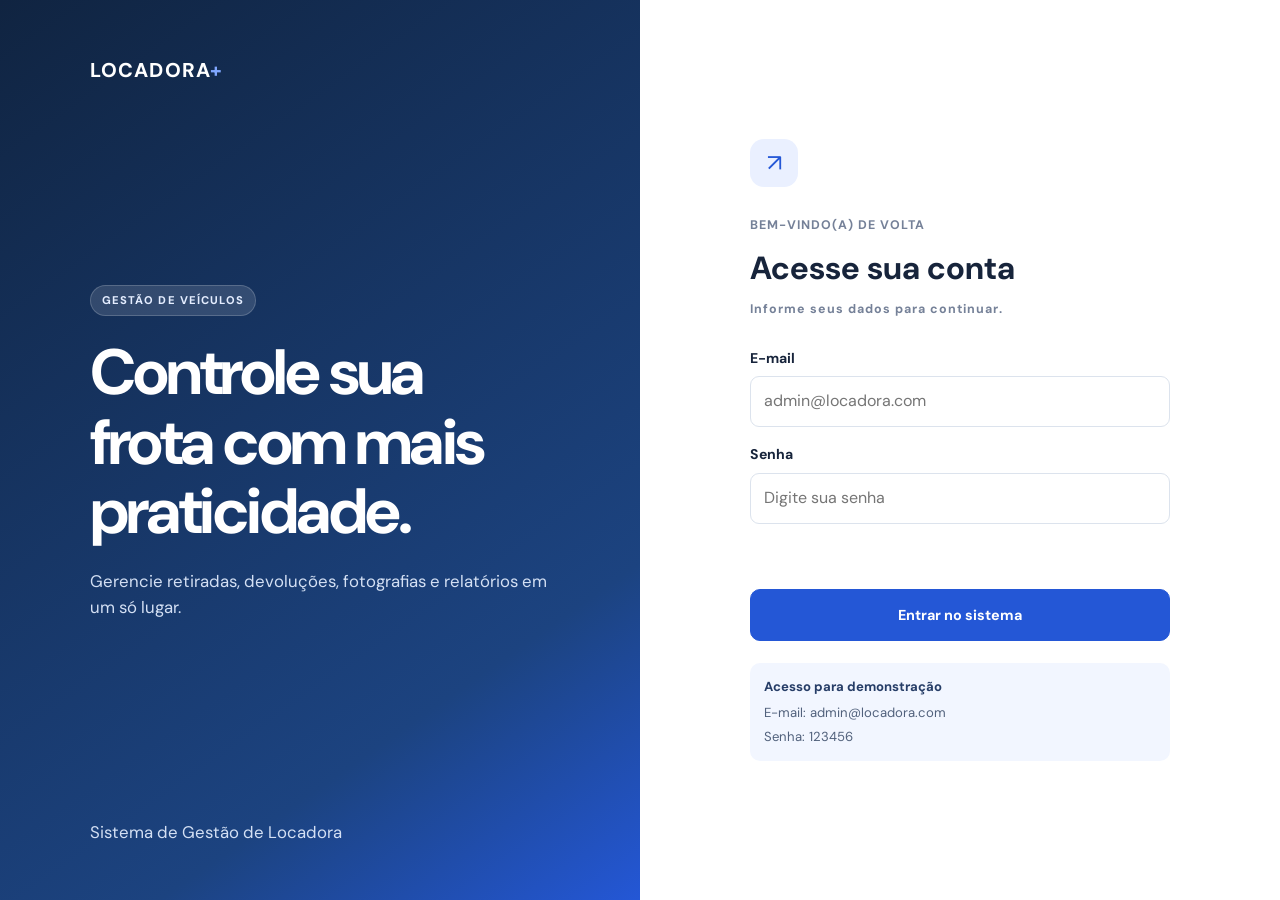
<file: index.html>
<!DOCTYPE html>
<html lang="pt-BR">
<head>
  <meta charset="UTF-8">
  <meta name="viewport" content="width=device-width, initial-scale=1.0">
  <title>Locadora | Acesso</title>
  <meta http-equiv="refresh" content="0; url=login.html">
</head>
<body>
  <p>Redirecionando para o <a href="login.html">login</a>...</p>
</body>
</html>
</file>
<file: css/style.css>
@import url('https://fonts.googleapis.com/css2?family=DM+Sans:wght@400;500;600;700;800&display=swap');

:root {
  --fundo: #f3f6fb;
  --card: #ffffff;
  --texto: #17243b;
  --suave: #758198;
  --borda: #e4e9f1;
  --azul: #2457d6;
  --azul-escuro: #142849;
  --azul-hover: #1948bd;
  --verde: #159b68;
  --roxo: #7856c8;
  --laranja: #d9872d;
  --sombra: 0 12px 35px rgba(24, 43, 76, .06);
}
* { margin: 0; padding: 0; box-sizing: border-box; }
body { font-family: 'DM Sans', Arial, sans-serif; background: var(--fundo); color: var(--texto); line-height: 1.55; }
a { color: inherit; text-decoration: none; }
button, input, select, textarea { font: inherit; }
button { cursor: pointer; }
.oculto { display: none !important; }
.texto-suave { color: var(--suave); font-size: .78rem; font-weight: 700; letter-spacing: .08em; }
.marca { display: inline-block; color: white; font-size: 1.25rem; font-weight: 800; letter-spacing: .06em; }
.marca span { color: #80a7ff; }
.btn { display: inline-flex; align-items: center; justify-content: center; gap: 8px; border: 1px solid var(--borda); border-radius: 10px; padding: 11px 17px; font-weight: 700; font-size: .9rem; transition: .2s; }
.btn:hover { transform: translateY(-1px); }
.btn-principal { background: var(--azul); color: white; border-color: var(--azul); }
.btn-principal:hover { background: var(--azul-hover); }
.btn-secundario { background: white; color: var(--texto); }
.btn-largo { width: 100%; padding: 14px; }
.btn:disabled { opacity: .6; cursor: wait; }
.pagina-login { min-height: 100vh; background: white; }
.login-layout { min-height: 100vh; display: grid; grid-template-columns: 1fr 1fr; }
.login-apresentacao { background: linear-gradient(145deg, #102441, #1c4380 75%, #2457d6); color: white; padding: 55px clamp(30px, 7vw, 110px); display: flex; flex-direction: column; justify-content: space-between; min-height: 100vh; }
.login-apresentacao h1 { font-size: clamp(2.5rem, 5vw, 4.4rem); line-height: 1.08; max-width: 600px; margin: 22px 0; letter-spacing: -.04em; }
.login-apresentacao p { color: #d4e0f4; max-width: 470px; font-size: 1.05rem; }
.login-rodape { font-size: .85rem; }
.etiqueta { display: inline-block; border-radius: 50px; padding: 6px 11px; font-size: .7rem; font-weight: 800; letter-spacing: .1em; }
.etiqueta-clara { color: #e4edff; background: rgba(255,255,255,.13); border: 1px solid rgba(255,255,255,.18); }
.login-form-area { display: grid; place-items: center; padding: 35px; }
.login-card { width: min(420px, 100%); }
.icone-login { width: 48px; height: 48px; border-radius: 14px; display: grid; place-items: center; background: #eaf0ff; color: var(--azul); font-size: 1.5rem; margin-bottom: 25px; }
.login-card h2 { font-size: 2rem; margin: 7px 0; }
.login-card > p { margin-bottom: 28px; }
.campo { display: flex; flex-direction: column; gap: 7px; margin-bottom: 17px; min-width: 0; }
.campo label { font-weight: 700; font-size: .88rem; }
input, select, textarea { width: 100%; border: 1px solid #dce3ed; background: #fff; color: var(--texto); border-radius: 9px; padding: 12px 13px; outline: none; min-width: 0; }
input:focus, select:focus, textarea:focus { border-color: #7092ed; box-shadow: 0 0 0 3px rgba(36,87,214,.1); }
textarea { resize: vertical; }
input[type="file"] { padding: 10px; background: #fafcff; }
.aviso-demo { margin-top: 22px; padding: 14px; border-radius: 10px; background: #f2f6ff; display: grid; gap: 3px; font-size: .82rem; color: #51617c; }
.aviso-demo strong { color: #263d67; margin-bottom: 3px; }
.mensagem-formulario { min-height: 20px; color: var(--verde); font-size: .88rem; margin: 8px 0; }
.mensagem-formulario.erro { color: #c63838; }
.app-layout { min-height: 100vh; }
.sidebar { width: 255px; background: var(--azul-escuro); color: white; position: fixed; inset: 0 auto 0 0; display: flex; flex-direction: column; padding: 28px 18px 20px; z-index: 5; }
.sidebar .marca { padding: 0 12px 34px; }
.sidebar-legenda { color: #8192ad; font-size: .67rem; font-weight: 800; letter-spacing: .12em; padding: 0 13px 12px; }
.sidebar-nav { display: grid; gap: 6px; }
.nav-link { display: flex; align-items: center; gap: 13px; width: 100%; color: #c3cde0; border: 0; background: transparent; padding: 12px 13px; border-radius: 9px; text-align: left; font-size: .92rem; font-weight: 600; }
.nav-link:hover, .nav-link.ativo { color: white; background: #29436b; }
.nav-link.ativo { box-shadow: inset 3px 0 #7da1ff; }
.sidebar-bottom { margin-top: auto; border-top: 1px solid rgba(255,255,255,.12); padding-top: 18px; }
.usuario-mini { display: flex; align-items: center; gap: 10px; padding: 8px 7px 14px; }
.avatar { width: 36px; height: 36px; display: grid; place-items: center; border-radius: 50%; background: #4266a4; font-weight: 800; }
.usuario-mini strong, .usuario-mini small { display: block; }
.usuario-mini strong { font-size: .82rem; }
.usuario-mini small { color: #9cacc5; font-size: .72rem; }
.botao-sair { color: #f4bdba; }
.conteudo { margin-left: 255px; padding: 35px clamp(22px, 4vw, 55px) 25px; max-width: 1600px; }
.topbar { display: flex; justify-content: space-between; align-items: center; gap: 20px; margin-bottom: 27px; }
.topbar h1 { font-size: 1.9rem; letter-spacing: -.03em; margin-top: 3px; }
.topbar-data { color: var(--suave); font-size: .85rem; text-transform: capitalize; }
.boas-vindas { background: linear-gradient(110deg, #214a91, #3267c7); color: white; border-radius: 17px; padding: 28px 32px; display: flex; align-items: center; justify-content: space-between; overflow: hidden; }
.boas-vindas h2 { font-size: 1.65rem; margin: 9px 0 3px; }
.boas-vindas p { color: #dce7fb; }
.boas-vindas-icone { font-size: 4rem; opacity: .9; padding: 0 25px; }
.cards-indicadores { display: grid; grid-template-columns: repeat(3, 1fr); gap: 17px; margin: 22px 0 35px; }
.indicador { background: var(--card); border: 1px solid var(--borda); border-radius: 14px; padding: 19px 21px; box-shadow: var(--sombra); }
.indicador-topo { display: flex; justify-content: space-between; align-items: center; color: #69768c; font-size: .82rem; font-weight: 600; }
.indicador > strong { display: block; font-size: 2rem; margin: 7px 0 0; }
.indicador small { color: #8994a6; font-size: .75rem; }
.indicador-icone, .atalho-icone { width: 38px; height: 38px; display: grid; place-items: center; border-radius: 11px; font-weight: 800; }
.azul { background: #e9efff; color: #315fd0; }
.verde { background: #e6f7ef; color: #159b68; }
.roxo { background: #f0eaff; color: #7856c8; }
.laranja { background: #fff2e2; color: #d9872d; }
.secao-painel { margin: 30px 0; }
.titulo-secao { display: flex; justify-content: space-between; align-items: end; margin-bottom: 15px; }
.titulo-secao h2 { font-size: 1.25rem; margin-top: 3px; }
.atalhos-grid { display: grid; grid-template-columns: repeat(4, 1fr); gap: 15px; }
.atalho-card { background: white; border: 1px solid var(--borda); border-radius: 14px; padding: 20px; transition: .2s; box-shadow: var(--sombra); }
.atalho-card:hover { transform: translateY(-3px); border-color: #b9cafa; }
.atalho-icone { margin-bottom: 17px; width: 42px; height: 42px; font-size: 1.1rem; }
.atalho-card h3 { font-size: .98rem; margin-bottom: 6px; }
.atalho-card p { color: var(--suave); font-size: .8rem; min-height: 49px; }
.atalho-link { color: var(--azul); display: inline-block; font-size: .78rem; font-weight: 800; margin-top: 14px; }
.link-simples, .voltar { color: var(--azul); font-size: .85rem; font-weight: 700; }
.voltar { display: inline-block; margin-bottom: 14px; }
.tabela-wrapper { overflow-x: auto; background: white; border: 1px solid var(--borda); border-radius: 13px; }
table { width: 100%; border-collapse: collapse; min-width: 650px; }
th, td { text-align: left; padding: 14px 16px; border-bottom: 1px solid #edf0f5; font-size: .82rem; }
th { color: #7b879a; font-size: .72rem; text-transform: uppercase; letter-spacing: .06em; background: #fbfcfe; }
td { color: #4a5870; }
.tabela-vazia { text-align: center; color: var(--suave); padding: 27px; }
.status { display: inline-flex; border-radius: 30px; padding: 5px 10px; font-size: .7rem; font-weight: 800; }
.status-pendente { background: #fff2dc; color: #a86b14; }
.status-finalizada { background: #e5f7ee; color: #168255; }
.rodape-app { color: #9aa4b4; font-size: .75rem; text-align: center; padding: 28px 0 5px; }
.form-card { background: white; border: 1px solid var(--borda); border-radius: 15px; padding: 25px; margin-bottom: 18px; box-shadow: var(--sombra); }
.form-card-titulo { display: flex; gap: 13px; align-items: center; margin-bottom: 22px; }
.form-card-titulo h2 { font-size: 1.1rem; }
.form-card-titulo p { color: var(--suave); font-size: .8rem; }
.passo { width: 37px; height: 37px; flex: 0 0 37px; display: grid; place-items: center; background: #eaf0ff; color: var(--azul); border-radius: 11px; font-weight: 800; }
.form-grid { display: grid; grid-template-columns: repeat(2, minmax(0, 1fr)); gap: 0 18px; }
.campo-span-2 { grid-column: span 2; }
.ajuda { color: var(--suave); font-size: .75rem; }
.barra-acoes { display: flex; justify-content: flex-end; gap: 10px; padding: 4px 0 20px; }
.galeria-preview, .galeria { display: flex; flex-wrap: wrap; gap: 11px; margin-top: 12px; }
.galeria a, .galeria-preview a { display: block; }
.galeria img, .galeria-preview img { width: 125px; height: 95px; object-fit: cover; border-radius: 9px; border: 1px solid var(--borda); }
.resumo-locacao { padding: 15px; background: #edf4ff; border-radius: 10px; color: #294b87; display: grid; gap: 3px; }
.resumo-locacao.vazio { background: #f7f9fc; color: var(--suave); }
.dados-resumo { display: grid; grid-template-columns: repeat(3, minmax(0, 1fr)); gap: 15px; }
.dados-resumo > div { background: #f7f9fc; border: 1px solid #edf0f5; padding: 12px; border-radius: 9px; min-width: 0; }
.dados-resumo small, .dados-resumo strong { display: block; }
.dados-resumo small { color: var(--suave); font-size: .72rem; margin-bottom: 4px; }
.dados-resumo strong { font-size: .85rem; overflow-wrap: anywhere; }
.subtitulo-form { font-size: .95rem; margin: 22px 0 10px; }
.filtros-relatorio { display: grid; grid-template-columns: 2fr 1fr; gap: 15px; background: white; border: 1px solid var(--borda); border-radius: 13px; padding: 17px 18px 0; margin-bottom: 17px; }
.lista-relatorios { display: grid; gap: 13px; }
.relatorio-card { background: white; border: 1px solid var(--borda); border-radius: 13px; padding: 19px; box-shadow: var(--sombra); }
.relatorio-card-topo { display: flex; align-items: center; justify-content: space-between; gap: 10px; }
.relatorio-card-topo small { color: var(--suave); font-size: .75rem; }
.relatorio-card h3 { margin: 12px 0 5px; font-size: 1.05rem; }
.relatorio-card p { color: #68758b; font-size: .82rem; margin: 4px 0; }
.relatorio-card-acoes { display: flex; gap: 9px; flex-wrap: wrap; margin-top: 15px; }
.estado-vazio { text-align: center; padding: 55px 20px; background: white; border: 1px dashed #d6deea; border-radius: 14px; }
.estado-vazio span { font-size: 2rem; color: var(--azul); }
.estado-vazio h3 { margin: 8px 0 4px; }
.estado-vazio p { color: var(--suave); font-size: .85rem; }
.resumo-pendencias { background: #fff7e9; border: 1px solid #f5e4c8; border-radius: 13px; padding: 17px 20px; margin-bottom: 17px; display: flex; justify-content: space-between; align-items: center; color: #94601b; }
.resumo-pendencias span { font-size: .75rem; font-weight: 800; letter-spacing: .08em; }
.resumo-pendencias strong { font-size: 1.7rem; }
.relatorio-detalhe-topo { display: flex; align-items: center; justify-content: space-between; gap: 15px; }
.relatorio-detalhe-topo h2 { font-size: 1.3rem; }
.relatorio-status { margin: 14px 0; }
.relatorio-observacao { background: #f7f9fc; padding: 13px; border-radius: 9px; margin-top: 15px; font-size: .85rem; overflow-wrap: anywhere; }
.linha-divisoria { border: 0; border-top: 1px solid var(--borda); margin: 25px 0; }
.aviso-pendente { margin-top: 20px; padding: 14px; border-radius: 9px; background: #fff7e9; color: #94601b; font-weight: 700; font-size: .85rem; }
@media (max-width: 1100px) { .atalhos-grid { grid-template-columns: repeat(2, 1fr); } }
@media (max-width: 800px) {
  .sidebar { position: static; width: 100%; min-height: auto; padding: 17px; }
  .sidebar .marca { padding: 0 8px 14px; }
  .sidebar-legenda, .sidebar-bottom { display: none; }
  .sidebar-nav { display: flex; overflow-x: auto; }
  .nav-link { white-space: nowrap; width: auto; flex: 0 0 auto; }
  .conteudo { margin-left: 0; padding: 24px 18px; }
  .cards-indicadores { grid-template-columns: 1fr; }
  .login-layout { grid-template-columns: 1fr; }
  .login-apresentacao { min-height: 330px; padding: 30px; gap: 35px; }
  .login-apresentacao h1 { font-size: 2.4rem; }
  .login-rodape { display: none; }
}
@media (max-width: 560px) {
  .atalhos-grid, .form-grid, .dados-resumo, .filtros-relatorio { grid-template-columns: 1fr; }
  .campo-span-2 { grid-column: auto; }
  .boas-vindas { padding: 22px; }
  .boas-vindas-icone { font-size: 2.5rem; padding: 0; }
  .topbar { align-items: flex-start; }
  .topbar h1 { font-size: 1.55rem; }
  .form-card { padding: 18px; }
  .barra-acoes { flex-direction: column-reverse; }
  .barra-acoes .btn { width: 100%; }
  .filtros-relatorio { padding-bottom: 0; }
}
@media print {
  body { background: white; }
  .sidebar, .topbar, .filtros-relatorio, .lista-relatorios, .rodape-app, .relatorio-detalhe-topo button { display: none !important; }
  .conteudo { margin: 0; padding: 0; }
  .form-card { box-shadow: none; border: 0; }
  .oculto { display: block !important; }
}

/* Vistoria do veículo em oito partes */
.vistoria-grid{display:grid;grid-template-columns:repeat(2,minmax(0,1fr));gap:16px;margin:18px 0}.vistoria-item{border:1px solid var(--borda);border-radius:14px;padding:16px;background:var(--card)}.vistoria-item-topo{display:flex;justify-content:space-between;gap:10px;align-items:center;margin-bottom:14px}.vistoria-item-topo span{font-size:12px;color:var(--texto-secundario)}.vistoria-item label{display:block;font-weight:600;font-size:13px;margin:10px 0 6px}.vistoria-item input[type=file]{width:100%;font-size:13px}.vistoria-item textarea{width:100%;min-height:64px}.opcoes-radio{display:flex;gap:22px;align-items:center;padding:10px 0}.opcoes-radio label{display:flex;align-items:center;gap:7px;font-weight:500}.opcoes-radio input{accent-color:var(--primaria)}
@media(max-width:700px){.vistoria-grid{grid-template-columns:1fr}}
</file>
